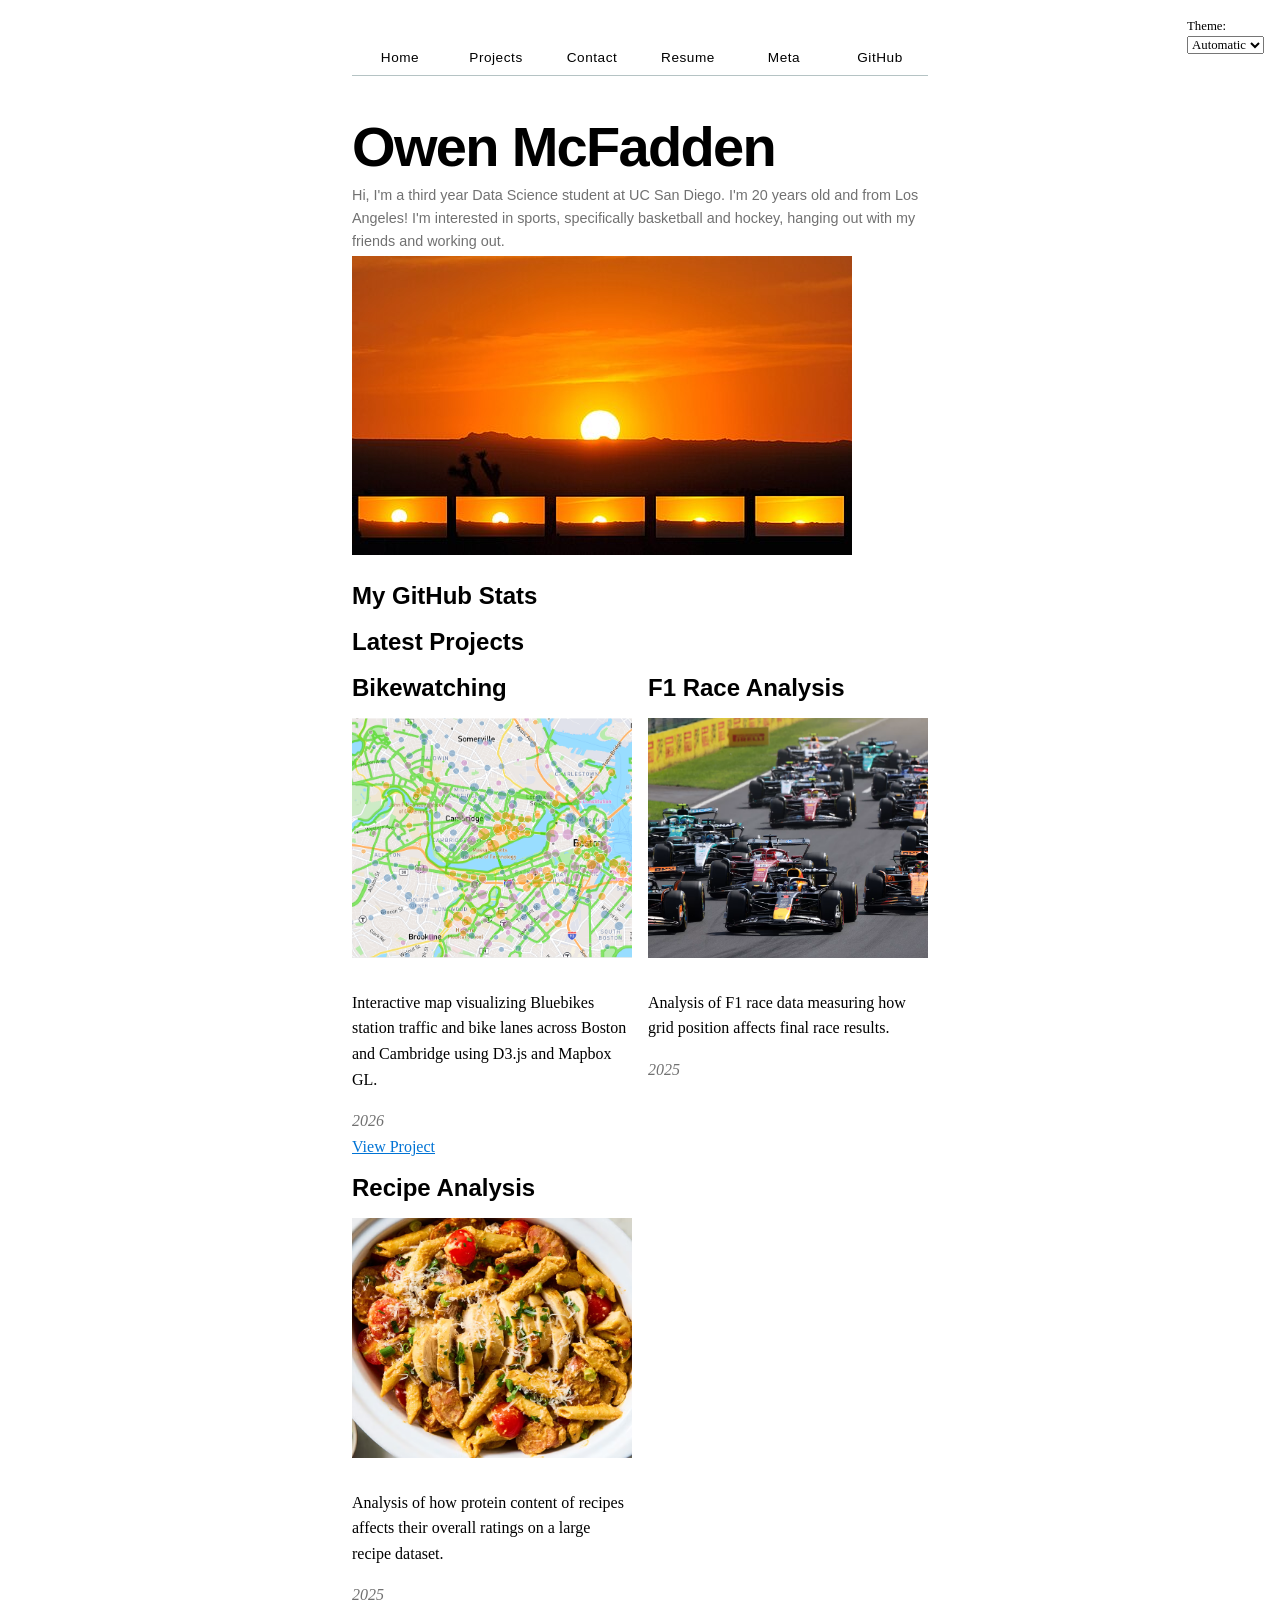
<file: index.html>
<!DOCTYPE html>
<html lang="en">
<head>
    <meta charset="UTF-8">
    <meta name="viewport" content="width=device-width, initial-scale=1.0">
    <link rel="stylesheet" href="style.css" />
    <title>Owen McFadden: Personal site and Portfolio</title>
</head>
<body>
    <h1>Owen McFadden</h1>
    <p>Hi, I'm a third year Data Science student at UC San Diego. I'm 20 years old 
        and from Los Angeles! I'm interested in sports, specifically basketball and hockey,
        hanging out with my friends and working out.</p> 
    <img src="images/sunset.jpg" alt="This is a pretty sunset, 
    it's the first one that comes up when you search sunset on Google">

    <div id="profile-stats">
      <h2>My GitHub Stats</h2>
    </div>

    <h2>Latest Projects</h2>
    <div class="projects"></div>

    <script src="global.js" type="module"></script>
    <script src="index.js" type="module"></script>
</body>
</html>
</file>
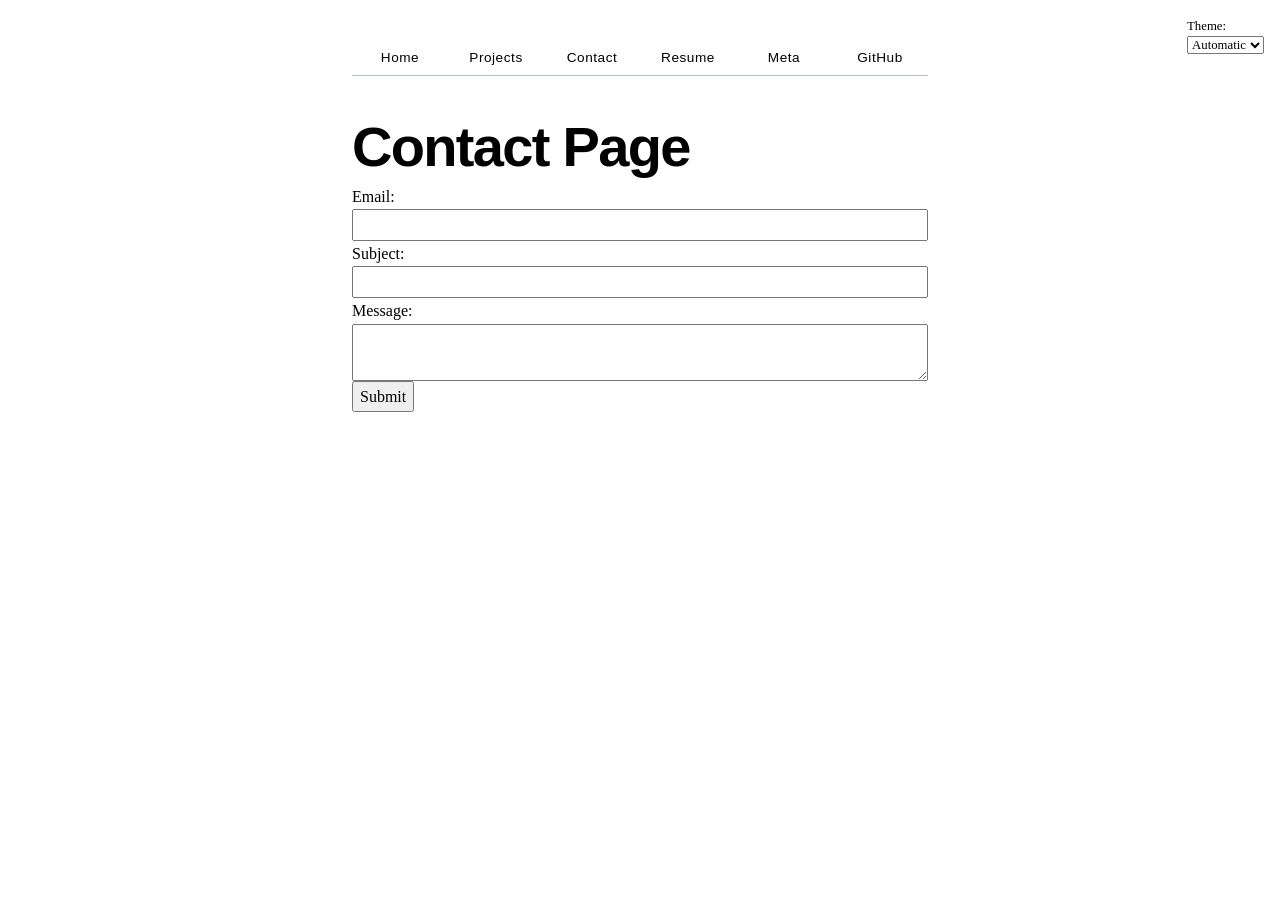
<file: contact/index.html>
<!DOCTYPE html>
<html lang="en">
<head>
    <meta charset="UTF-8">
    <meta name="viewport" content="width=device-width, initial-scale=1.0">
    <link rel="stylesheet" href="../style.css" />
    <title>Contact</title>
</head>
<body>

    <h1>Contact Page</h1>

    <form: action="mailto:omcfadden@ucsd.edu" method="POST", enctype="text/plain">
        <label>Email:
        <input name="email" type="email">
        </label>
        
        <label>Subject:
        <input name="subject">
        </label>

        <label>Message:
        <textarea name="body"></textarea>
        </label>

        <button type="button">Submit</button>
    </form>

    <script src="../global.js" type="module"></script>
</body>
</html>
</file>
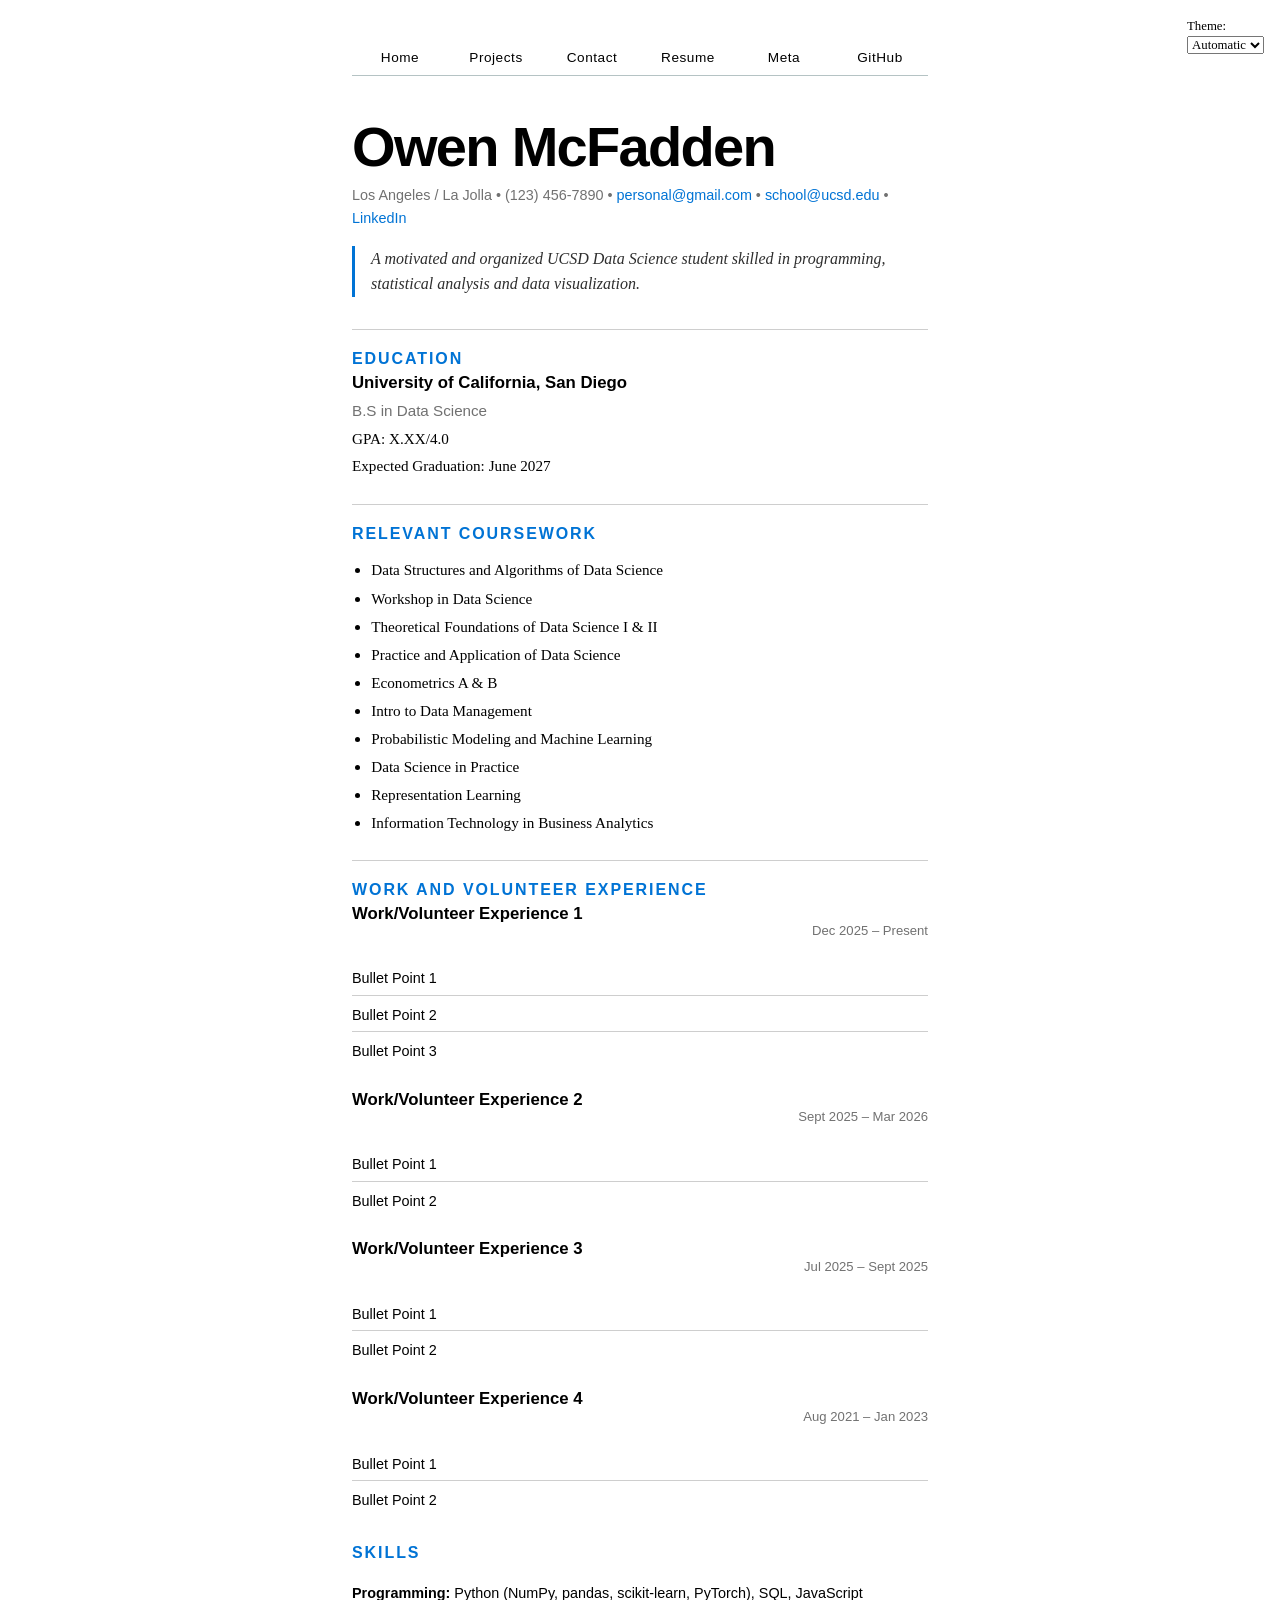
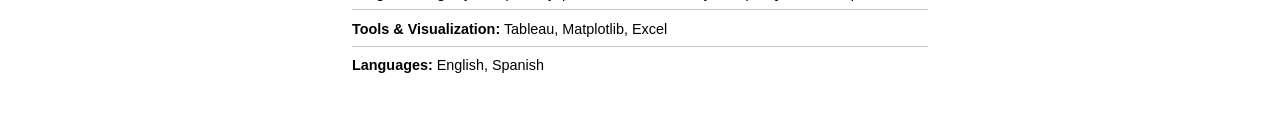
<file: resume/index.html>
<!DOCTYPE html>
<html lang="en">
<head>
    <meta charset="UTF-8">
    <meta name="viewport" content="width=device-width, initial-scale=1.0">
    <link rel="stylesheet" href="../style.css" />
    <title>Resume/CV Page</title>
</head>
<body>

    <h1>Owen McFadden</h1>

    <p>
    Los Angeles / La Jolla • (123) 456-7890 • 
    <a href="mailto:personal@gmail.com">personal@gmail.com</a> • 
    <a href="mailto:school@ucsd.edu">school@ucsd.edu</a> •
    <a href="https://www.linkedin.com/in/account/" target="_blank">LinkedIn</a>
    </p>

    <p>
    A motivated and organized UCSD Data Science student skilled in programming, statistical analysis and data visualization.
    </p>

    <section>

    <h3>Education</h3>
    <h4>University of California, San Diego</h4>

    <article>
    <p>B.S in Data Science</p>
    <p>GPA: X.XX/4.0</p>
    <p>Expected Graduation: <time datetime = "2027-06">June 2027</time></p>
    </article>

    </section>

    <section>

    <h3>Relevant Coursework</h3>

    <ul>
    <li>Data Structures and Algorithms of Data Science</li>
    <li>Workshop in Data Science</li>
    <li>Theoretical Foundations of Data Science I & II</li>
    <li>Practice and Application of Data Science</li>
    <li>Econometrics A & B</li>
    <li>Intro to Data Management</li>
    <li>Probabilistic Modeling and Machine Learning</li>
    <li>Data Science in Practice</li>
    <li>Representation Learning</li>
    <li>Information Technology in Business Analytics</li>
    </ul>

    </section>

    <section>
    
    <h3>Work and Volunteer Experience</h3>
    <article>
    <h4>Work/Volunteer Experience 1</h4>
    <p><time datetime="2025-12">Dec 2025</time> – Present</p>

    <ul>
    <li>Bullet Point 1</li>
    <li>Bullet Point 2</li>
    <li>Bullet Point 3</li>
    </ul>
    </article>


    <article>
    <h4>Work/Volunteer Experience 2</h4>
    <p><time datetime="2025-09">Sept 2025</time> – <time datetime="2026-03">Mar 2026</time></p>

    <ul>
    <li>Bullet Point 1</li>
    <li>Bullet Point 2</li>
    </ul>
    </article>


    <article>
    <h4>Work/Volunteer Experience 3</h4>
    <p><time datetime="2025-07">Jul 2025</time> – <time datetime="2025-09">Sept 2025</time></p>

    <ul>
    <li>Bullet Point 1</li>
    <li>Bullet Point 2</li>
    </ul>
    </article>


    <article>
    <h4>Work/Volunteer Experience 4</h4>
    <p><time datetime="2021-08">Aug 2021</time> – <time datetime="2023-01">Jan 2023</time></p>

    <ul>
    <li>Bullet Point 1</li>
    <li>Bullet Point 2</li>
    </ul>
    </article>

    </section>
    
    <h3>Skills</h3>

    <ul>
    <li><strong>Programming:</strong> Python (NumPy, pandas, scikit-learn, PyTorch), SQL, JavaScript</li>
    <li><strong>Tools & Visualization:</strong> Tableau, Matplotlib, Excel</li>
    <li><strong>Languages:</strong> English, Spanish</li>
    </ul>

    </section>

    <script src="../global.js" type="module"></script>
</body>
</html>
</file>
<file: style.css>
:root {
  --color-accent: oklch(55% 45% 250);
  --color-muted: oklch(55% 0% 0);
  --color-rule: oklch(85% 0% 0);
}

html {
  accent-color: var(--color-accent);
  color-scheme: light dark;
}

body {
  font-family: Georgia, 'Times New Roman', serif;
  font-size: 1rem;
  line-height: 1.6;
  max-width: 72ch;
  margin-inline: auto;
  padding-inline: 1.5rem;
  padding-block: 2rem;
}

h1, h2, h3, h4, h5, h6 {
  font-family: 'Helvetica Neue', Arial, sans-serif;
  line-height: 1.1;
  text-wrap: balance;
}

h1 {
  font-size: 350%;
  font-weight: 700;
  letter-spacing: -0.03em;
  margin-block: 0.15em 0.1em;
}

h3 {
  font-size: 100%;
  font-weight: 700;
  letter-spacing: 0.12em;
  text-transform: uppercase;
  color: var(--color-accent);
  margin-block: 0 0.4em;
}

h4 {
  font-size: 105%;
  font-weight: 700;
  margin-block: 0 0.15em;
}

nav ul,
nav li {
  display: contents;
}

nav {
  --border-color: oklch(50% 10% 200 / 40%);
  display: flex;
  border-bottom: 1px solid var(--border-color);
  margin-bottom: 2.5rem;
}

nav a {
  flex: 1;
  text-decoration: none;
  color: inherit;
  text-align: center;
  padding: 0.5em;
  font-family: 'Helvetica Neue', Arial, sans-serif;
  font-size: 0.85rem;
  letter-spacing: 0.04em;
}

nav a.current,
nav a:hover {
  border-bottom: 0.3em solid var(--border-color);
  padding-bottom: calc(0.5em - 0.3em);
  margin-bottom: -1px;
}

nav a:hover {
  border-bottom-color: var(--color-accent);
  color: var(--color-accent);
}

.color-scheme {
  position: absolute;
  top: 1rem;
  right: 1rem;
  font-size: 80%;
  font-family: inherit;
}

input,
textarea,
button,
select {
  font: inherit;
}

form {
  display: grid;
  grid-template-columns: auto 1fr;
  gap: 1em;
  align-items: center;
}

label {
  display: grid;
  grid-template-columns: subgrid;
  grid-column: 1 / -1;
}

button {
  grid-column: 1 / -1;
}

a {
  color: var(--color-accent);
}

h1 + p {
  font-size: 0.9rem;
  color: var(--color-muted);
  margin-block: 0 0.25em;
  font-family: 'Helvetica Neue', Arial, sans-serif;
}

h1 + p a {
  color: var(--color-accent);
  text-decoration: none;
}

h1 + p a:hover {
  text-decoration: underline;
}

h1 + p + p {
  font-style: italic;
  color: color-mix(in oklch, canvastext, canvas 30%);
  border-left: 3px solid var(--color-accent);
  padding-left: 1em;
  margin-block: 1em 2em;
}

section {
  border-top: 1px solid var(--color-rule);
  padding-top: 1.25em;
  margin-block: 1.5em;
}

section article {
  display: grid;
  grid-template-columns: 1fr auto;
  gap: 0 1.5em;
  margin-bottom: 1.25em;
  align-items: start;
}

section article h4 {
  grid-column: 1;
  grid-row: 1;
}

section article > p:first-of-type {
  grid-column: 2;
  grid-row: 1;
  font-size: 0.82rem;
  color: var(--color-muted);
  font-family: 'Helvetica Neue', Arial, sans-serif;
  white-space: nowrap;
  padding-top: 0.2em;
}

section article ul {
  grid-column: 1 / -1;
  margin-block: 0.3em 0;
  padding-left: 1.2em;
}

section:first-of-type article {
  grid-template-columns: 1fr;
}

section:first-of-type article p {
  grid-column: 1;
  margin-block: 0.1em;
  font-size: 0.95rem;
}

ul {
  padding-left: 1.2em;
}

li {
  margin-block: 0.25em;
  font-size: 0.95rem;
}

section:last-of-type ul,
body > ul {
  list-style: none;
  padding-left: 0;
}

section:last-of-type li,
body > ul li {
  padding-block: 0.3em;
  border-bottom: 0.5px solid var(--color-rule);
  font-size: 0.9rem;
  font-family: 'Helvetica Neue', Arial, sans-serif;
}

section:last-of-type li:last-child,
body > ul li:last-child {
  border-bottom: none;
}

.projects {
  display: grid;
  grid-template-columns: repeat(auto-fill, minmax(15em, 1fr));
  gap: 1em;
}

.projects article {
  display: grid;
  grid-template-rows: subgrid;
  grid-row: span 3;
}

.projects article h2 {
  margin: 0;
}

#profile-stats dl {
  display: grid;
  grid-template-columns: repeat(4, 1fr);
}

#profile-stats dt {
  grid-row: 1;
  font-weight: bold;
  font-family: 'Helvetica Neue', Arial, sans-serif;
  font-size: 0.85rem;
  color: var(--color-muted);
  text-transform: uppercase;
  letter-spacing: 0.05em;
}

#profile-stats dd {
  grid-row: 2;
  margin: 0;
  font-size: 2rem;
  font-weight: 700;
  font-family: 'Helvetica Neue', Arial, sans-serif;
}

.projects article img {
  width: 100%;
  height: 15em;
  object-fit: cover;
}

.project-year {
  font-family: Baskerville, serif;
  font-variant-numeric: oldstyle-nums;
  color: var(--color-muted);
  margin: 0;
  font-style: italic;
}

#projects-pie-plot {
  max-width: 20em;
  margin-block: 2em;
  overflow: visible;
}

.container {
  display: flex;
  align-items: center;
  gap: 2em;
}

.legend {
  display: grid;
  grid-template-columns: repeat(auto-fill, minmax(9em, 1fr));
  gap: 1em;
  flex: 1;
  border: 1px solid var(--color-rule);
  padding: 1em;
  margin: 0;
  list-style: none;
}

.legend-item {
  display: flex;
  align-items: center;
  gap: 0.5em;
  font-family: 'Helvetica Neue', Arial, sans-serif;
  font-size: 0.85rem;
}

.swatch {
  display: inline-block;
  width: 1em;
  aspect-ratio: 1 / 1;
  background-color: var(--color);
  border-radius: 50%;
  flex-shrink: 0;
}

.searchBar {
  width: 100%;
  padding: 0.5em;
  margin-block: 1em;
  font: inherit;
  border: 1px solid var(--color-rule);
  border-radius: 0.25em;
  box-sizing: border-box;
}

#projects-pie-plot path {
  cursor: pointer;
  transition: 300ms;
}

#projects-pie-plot:has(path:hover) path:not(:hover) {
  opacity: 0.5;
}

.selected {
  --color: oklch(60% 45% 0) !important;
}

#projects-pie-plot path.selected {
  fill: var(--color);
}

.stats {
  display: grid;
  grid-template-columns: repeat(4, 1fr);
  gap: 1em;
  margin-block: 2em;
  padding: 1em;
  border: 1px solid var(--color-rule);
}

.stats dt {
  grid-row: 1;
  font-family: 'Helvetica Neue', Arial, sans-serif;
  font-size: 0.85rem;
  color: var(--color-muted);
  text-transform: uppercase;
  letter-spacing: 0.05em;
}

.stats dd {
  grid-row: 2;
  margin: 0;
  font-size: 1.5rem;
  font-weight: 700;
  font-family: 'Helvetica Neue', Arial, sans-serif;
}

.gridlines line {
  stroke: oklch(50% 10% 200 / 20%);
  stroke-dasharray: 2 4;
}

.gridlines .domain {
  display: none;
}

.dots circle {
  transition: 200ms;
}

dl.info {
  display: grid;
  grid-template-columns: auto 1fr;
  gap: 0.25em 1em;
  margin: 0;
  transition-duration: 500ms;
  transition-property: opacity, visibility;
}

dl.info[hidden]:not(:hover, :focus-within) {
  opacity: 0;
  visibility: hidden;
}

dl.info dt {
  color: var(--color-muted);
  font-family: 'Helvetica Neue', Arial, sans-serif;
  font-size: 0.85rem;
  text-transform: uppercase;
  letter-spacing: 0.05em;
}

dl.info dd {
  margin: 0;
  font-weight: 600;
}

.tooltip {
  position: fixed;
  top: 1em;
  left: 1em;
  background: color-mix(in oklch, canvas, transparent 15%);
  border: 1px solid var(--color-rule);
  border-radius: 0.75em;
  padding: 1em 1.25em;
  box-shadow: 0 4px 16px oklch(0% 0% 0 / 12%), 0 1px 4px oklch(0% 0% 0 / 8%);
  backdrop-filter: blur(8px);
  -webkit-backdrop-filter: blur(8px);
  font-family: 'Helvetica Neue', Arial, sans-serif;
  font-size: 0.9rem;
  z-index: 100;
}

circle {
  transition: 200ms;
  transform-origin: center;
  transform-box: fill-box;
}

circle:hover {
  transform: scale(1.5);
}

circle.selected {
  fill: #ff6b6b;
}

#scrolly-1 {
  position: relative;
  display: flex;
  flex-direction: column;
  gap: 1rem;
}

#scrolly-1 > * {
  flex: 1;
}

#scatter-story {
  position: relative;
}

#scatter-plot {
  height: 100vh;
}

.step {
  padding-bottom: 4rem;
}

#files {
  display: grid;
  grid-template-columns: 1fr 4fr;
  margin-block: 2em;
}

#files > div {
  grid-column: 1 / -1;
  display: grid;
  grid-template-columns: subgrid;
}

#files dt {
  grid-column: 1;
}

#files dd {
  grid-column: 2;
  display: flex;
  flex-wrap: wrap;
  align-items: start;
  align-content: start;
  gap: 0.15em;
  padding-top: 0.6em;
  margin-left: 0;
}

.loc {
  display: flex;
  width: 0.5em;
  aspect-ratio: 1;
  background: var(--color, steelblue);
  border-radius: 50%;
}

@starting-style {
  circle {
    r: 0;
  }
}
</file>
